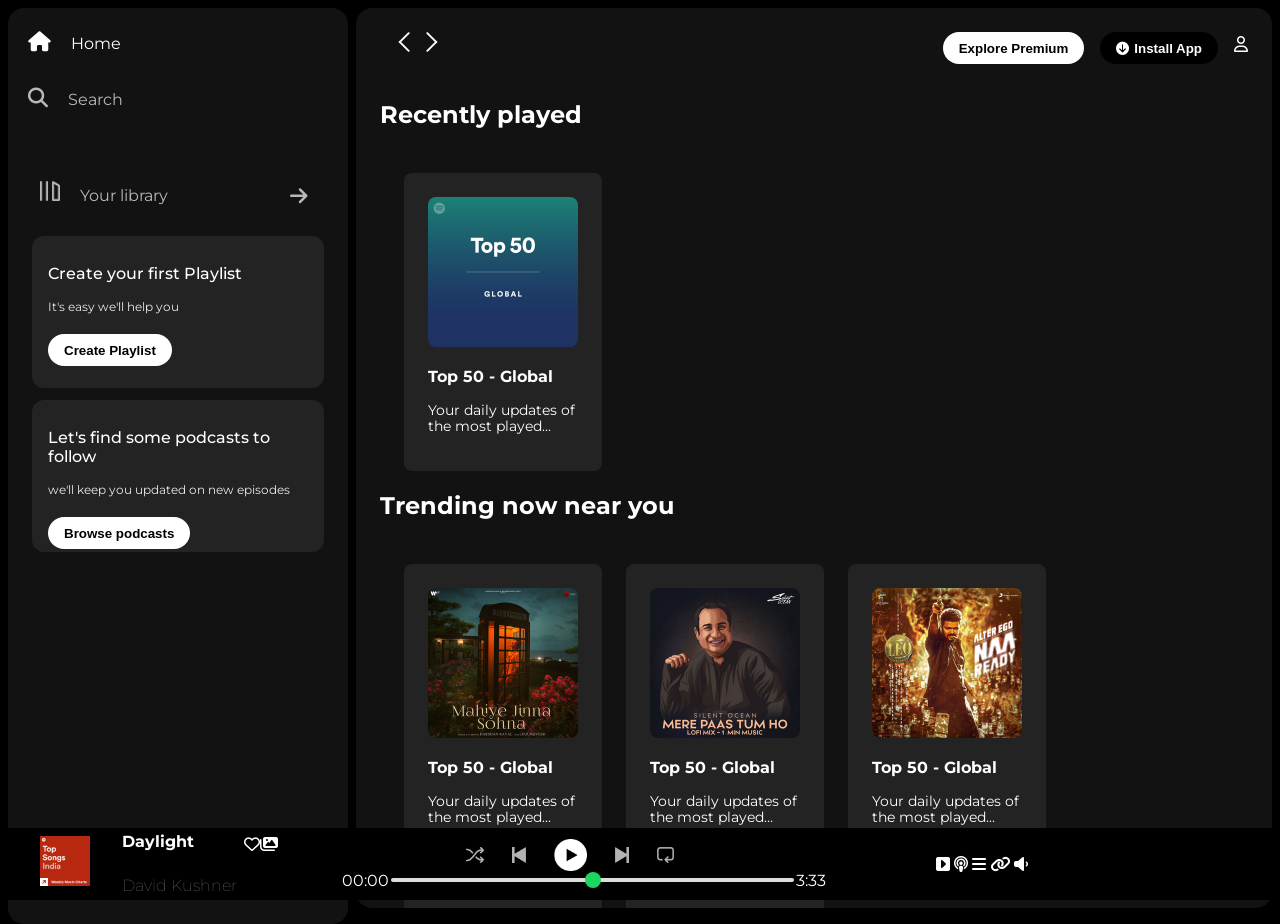
<file: spc/index.html>
<!DOCTYPE html>
<html lang="en">

<head>
    <meta charset="UTF-8">
    <meta name="viewport" content="width=device-width, initial-scale=1.0">
    <link rel="stylesheet" href="https://cdnjs.cloudflare.com/ajax/libs/font-awesome/6.4.0/css/all.min.css"
        integrity="sha512-iecdLmaskl7CVkqkXNQ/ZH/XLlvWZOJyj7Yy7tcenmpD1ypASozpmT/E0iPtmFIB46ZmdtAc9eNBvH0H/ZpiBw=="
        crossorigin="anonymous" referrerpolicy="no-referrer">
    <link rel="stylesheet" href="style.css">
    <link rel="icon" href="./assets/logo.png">
    <link rel="preconnect" href="https://fonts.googleapis.com">
    <link rel="preconnect" href="https://fonts.gstatic.com" crossorigin>
    <link href="https://fonts.googleapis.com/css2?family=Montserrat:ital,wght@0,100..900;1,100..900&display=swap"
        rel="stylesheet">
    <title>Spotify - Web player: Music for everyone</title>
</head>

<body>
    <div class="main">
        <div class="sidebar">
            <div class="nav">
                <div class="nav-option" style="opacity: 1;">
                    <i class="fa-solid fa-house"></i>
                    <a href="#">Home</a>
                </div>
                <div class="nav-option">
                    <i class="fa-solid fa-magnifying-glass"></i>
                    <a href="#">Search</a>
                </div>
                <div class="library">
                    <div class="options">
                        <div class="lib-options nav-option">
                            <img src="./assets/library_icon.png">
                            <a href="#">Your library</a>
                        </div>
                        <div class="icons">
                            <i class="fa-whiteboard fa-semibold fa-plus"></i>
                            <i class="fa-solid fa-arrow-right"></i>
                        </div>
                    </div>
                    <div class="lib-box">
                        <div class="box">
                            <p class="box-p1">Create your first Playlist</p>
                            <p class="box-p2">It's easy we'll help you</p>
                            <button class="badge">Create Playlist</button>
                        </div>
                        <div class="box">
                            <p class="box-p1">Let's find some podcasts to follow</p>
                            <p class="box-p2">we'll keep you updated on new episodes</p>
                            <button class="badge">Browse podcasts</button>
                        </div>
                    </div>
                </div>
            </div>
        </div>
        <div class="main-content">
            <div class="sticky-nav">
                <div class="sticky-nav-icons">
                    <img src="./assets/backward_icon.png">
                    <img src="./assets/forward_icon.png" class="hide">
                </div>
                <div class="sticky-nav-options">

                    <button class="badge nav-item hide">Explore Premium</button>
                    <button class="badge nav-item dark-badge"><i class="fa-solid fa-circle-arrow-down"
                            style="margin-right: 5px;"></i>Install App</button>
                    <i class="fa-regular fa-user"></i>
                </div>
            </div>

            <h2>Recently played</h2>
            <div class="cards-container">
                <div class="card">
                    <img src="./assets/card1img.jpeg" class="card-image">
                    <p class="card-title">Top 50 - Global</p>
                    <p class="card-info">Your daily updates of the most played...</p>
                </div>
            </div>


            <h2>Trending now near you</h2>
            <div class="cards-container">
                <div class="card">
                    <img src="./assets/card2img.jpeg" class="card-image">
                    <p class="card-title">Top 50 - Global</p>
                    <p class="card-info">Your daily updates of the most played...</p>
                </div>
                <div class="card">
                    <img src="./assets/card3img.jpeg" class="card-image">
                    <p class="card-title">Top 50 - Global</p>
                    <p class="card-info">Your daily updates of the most played...</p>
                </div>
                <div class="card">
                    <img src="./assets/card4img.jpeg" class="card-image">
                    <p class="card-title">Top 50 - Global</p>
                    <p class="card-info">Your daily updates of the most played...</p>
                </div>
                <div class="card">
                    <img src="./assets/card3img.jpeg" class="card-image">
                    <p class="card-title">Top 50 - Global</p>
                    <p class="card-info">Your daily updates of the most played...</p>
                </div>
                <div class="card">
                    <img src="./assets/card4img.jpeg" class="card-image">
                    <p class="card-title">Top 50 - Global</p>
                    <p class="card-info">Your daily updates of the most played...</p>
                </div>
            </div>
            <h2>Featured Charts</h2>
            <div class="cards-container">
                <div class="card">
                    <img src="./assets/card5img.jpeg" class="card-image">
                    <p class="card-title">Top Songs Global</p>
                    <p class="card-info">Your daily updates of the most played...</p>
                </div>
                <div class="card">
                    <img src="./assets/card6img.jpeg" class="card-image">
                    <p class="card-title">Top Songs India</p>
                    <p class="card-info">Your daily updates of the most played...</p>
                </div>
                <div class="card">
                    <img src="./assets/card1img.jpeg" class="card-image">
                    <p class="card-title">Top 50 - Global</p>
                    <p class="card-info">Your daily updates of the most played...</p>
                </div>
            </div>
            <div class="footer">
                <div class="line"></div>
            </div>
        </div>
        <div class="music-player">
            <div class="album">
                <!-- <div class="alb"> -->
                <img src="./assets/card6img.jpeg" class="alb-image">
                <!-- </div> -->
                <div class="sin">
                    <p class="songalbum">Daylight</p>
                    <p class="singeralbum">David Kushner</p>
                </div>
                <div class="albumicons">
                    <i class="fa-regular fa-heart"></i>
                    <i class="fa-sharp fa-solid fa-images"></i>

                </div>
            </div>
            <div class="player">
                <div class="player-control">
                    <img src="./assets/player_icon1.png" class="player-control-icon">
                    <img src="./assets/player_icon2.png" class="player-control-icon">
                    <img src="./assets/player_icon3.png" class="player-control-icon" style="opacity: 1; height: 2rem;">
                    <img src="./assets/player_icon4.png" class="player-control-icon">
                    <img src="./assets/player_icon5.png" class="player-control-icon">
                </div>
                <div class="playback-bar">
                    <span class="curr-time">00:00</span>
                    <input type="range" min="0" max="100" class="progress-bar" step="1">
                    <span class="tot-time">3:33</span>
                </div>
            </div>
            <div class="controls">
                <i class="fa-solid fa-square-caret-right"></i>
                <i class="fa-solid fa-podcast"></i>
                <i class="fa-solid fa-bars"></i>
                <i class="fa-solid fa-link"></i>
                <i class="fa-solid fa-volume-low"></i>
            </div>
        </div>
    </div>
</body>

</html>
</file>
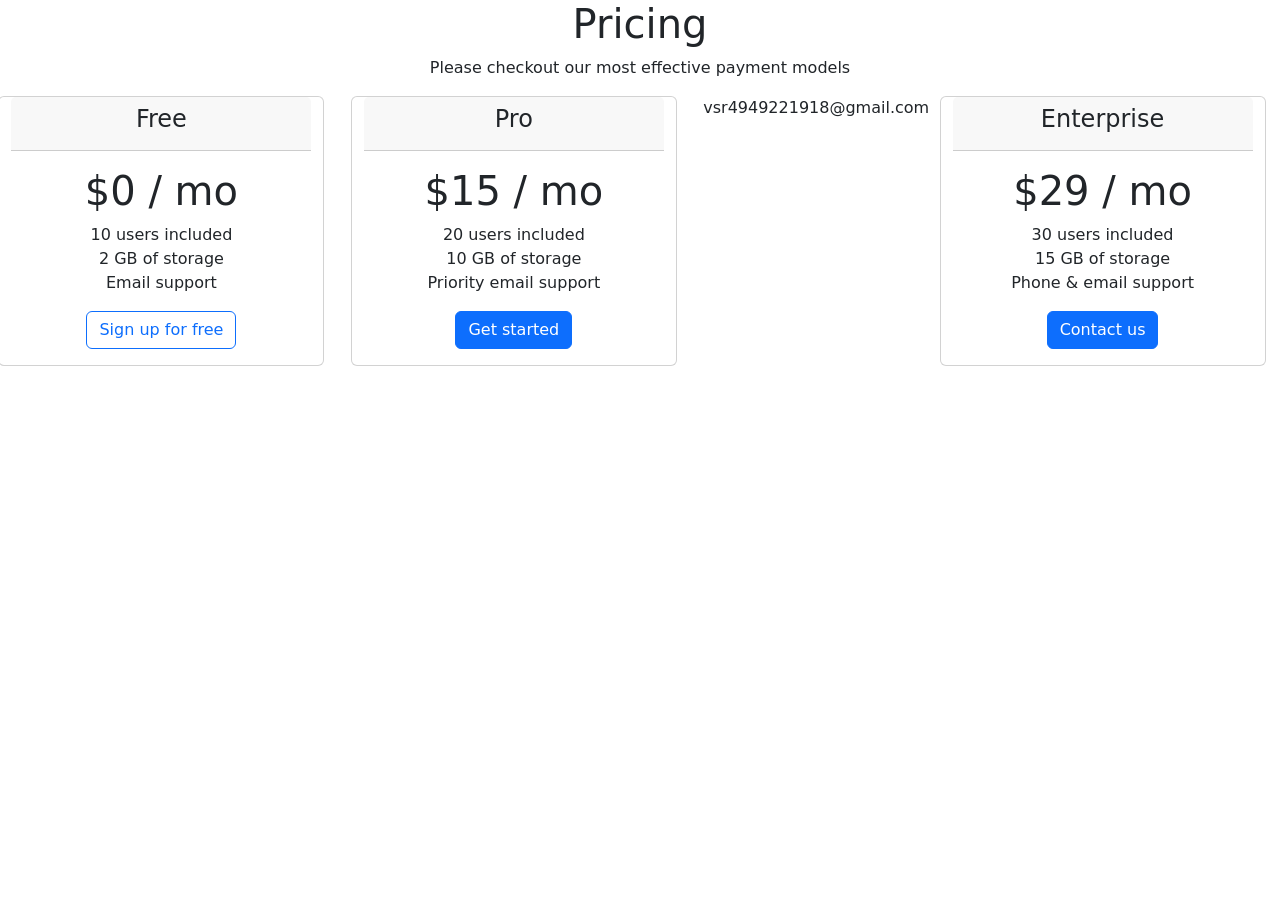
<file: apc/bs.html>
<!DOCTYPE html>
<html lang="en">

<head>
    <meta charset="UTF-8">
    <meta http-equiv="X-UA-Compatible" content="IE=edge">
    <meta name="viewport" content="width=device-width,
initial-scale=1.0">
    <link rel="stylesheet" href="https://cdn.jsdelivr.net/npm/bootstrap@5.3.0/dist/css/boo
tstrap.min.css">
    <title>Pricing Page</title>
</head>

<body>
    <h1 class="text-center">Pricing</h1>
    <p class="text-center">Please checkout our most effective
        payment models</p>
    <div class="row text-center justify-content-evenly">
        <div class="card col-sm-5 col-md-3 mb-3 me-3">
            <div class="card-header">
                <h4>Free</h4>
            </div>
            <div class="card-body">
                <h1 class="card-title">$0 / mo</h1>
                <ul class="list-unstyled">
                    <li>10 users included</li>
                    <li>2 GB of storage</li>
                    <li>Email support</li>
                </ul>
                <button href="#" class="btn btn-outline-primary">Sign up for
                    free</button>
            </div>
        </div>
        <div class="card col-sm-5 col-md-3 mb-3 me-3">
            <div class="card-header">
                <h4>Pro</h4>
            </div>
            <div class="card-body">
                <h1 class="card-title">$15 / mo</h1>
                <ul class="list-unstyled">
                    <li>20 users included</li>
                    <li>10 GB of storage</li>
                    <li>Priority email support</li>
                </ul>
                <button href="#" class="btn btn-primary">Get started</button>
            </div>
        </div>vsr4949221918@gmail.com
        <div class="card col-sm-10 col-md-3 mb-3 me-3">
            <div class="card-header">
                <h4>Enterprise</h4>
            </div>
            <div class="card-body">
                <h1 class="card-title">$29 / mo</h1>
                <ul class="list-unstyled">
                    <li>30 users included</li>
                    <li>15 GB of storage</li>
                    <li>Phone & email support</li>
                </ul>
                <button href="#" class="btn btn-primary">Contact us</button>
            </div>
        </div>
    </div>
</body>

</html>
</file>
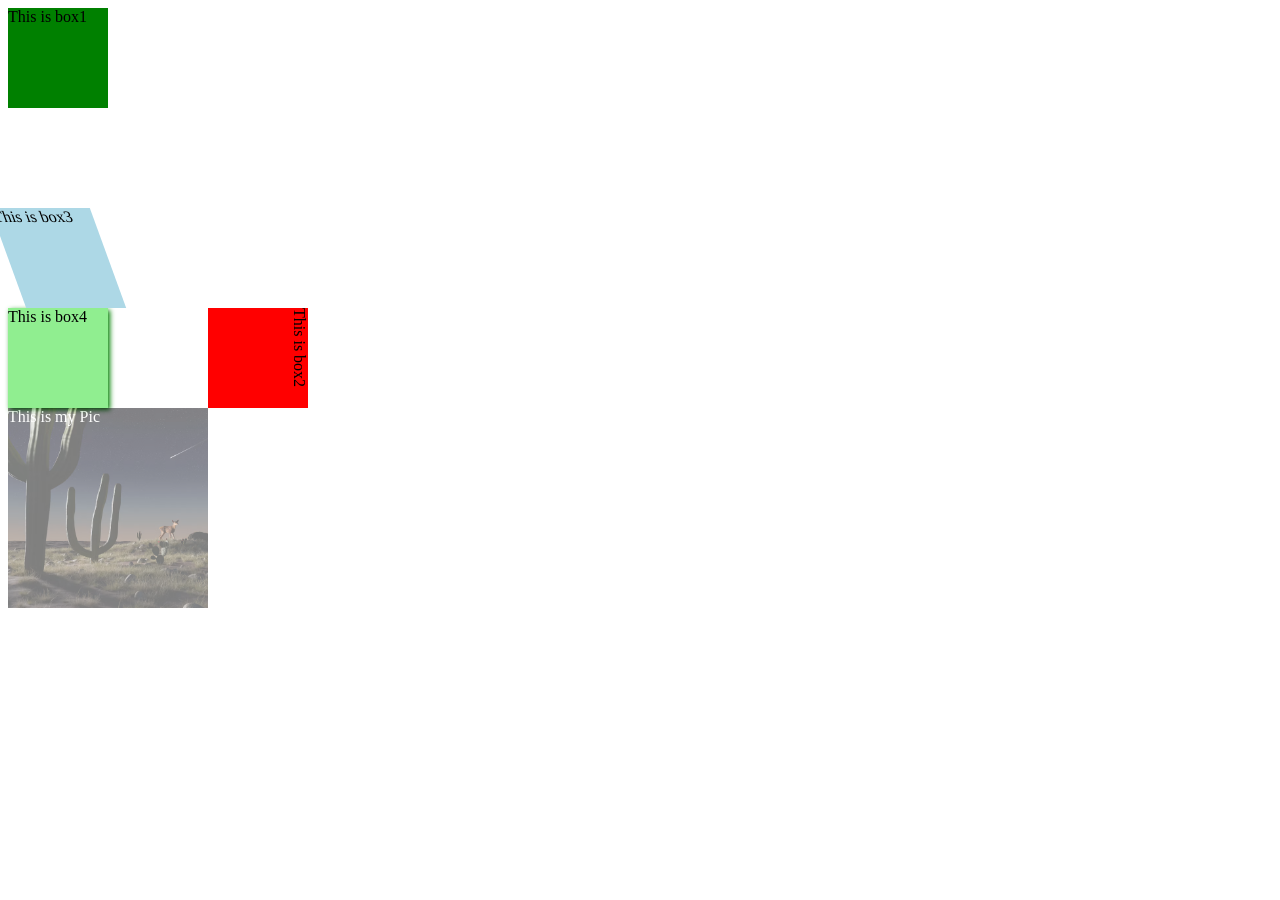
<file: apc/tr.html>
<!DOCTYPE html>
<html lang="en">
  <head>
    <meta charset="UTF-8" />
    <meta http-equiv="X-UA-Compatible" content="IE=edge" />
    <meta name="viewport" content="width=device-width, initial-scale=1.0" />
    <title>CSS Assignment</title>
    <link rel="stylesheet" href="tr.css" />
  </head>
  <body>
    <div id="box1">This is box1</div>
    <div id="box2">This is box2</div>
    <div id="box3">This is box3</div>
    <div id="box4">This is box4</div>
    <div id="myPic">This is my Pic</div>
  </body>
</html>
</file>
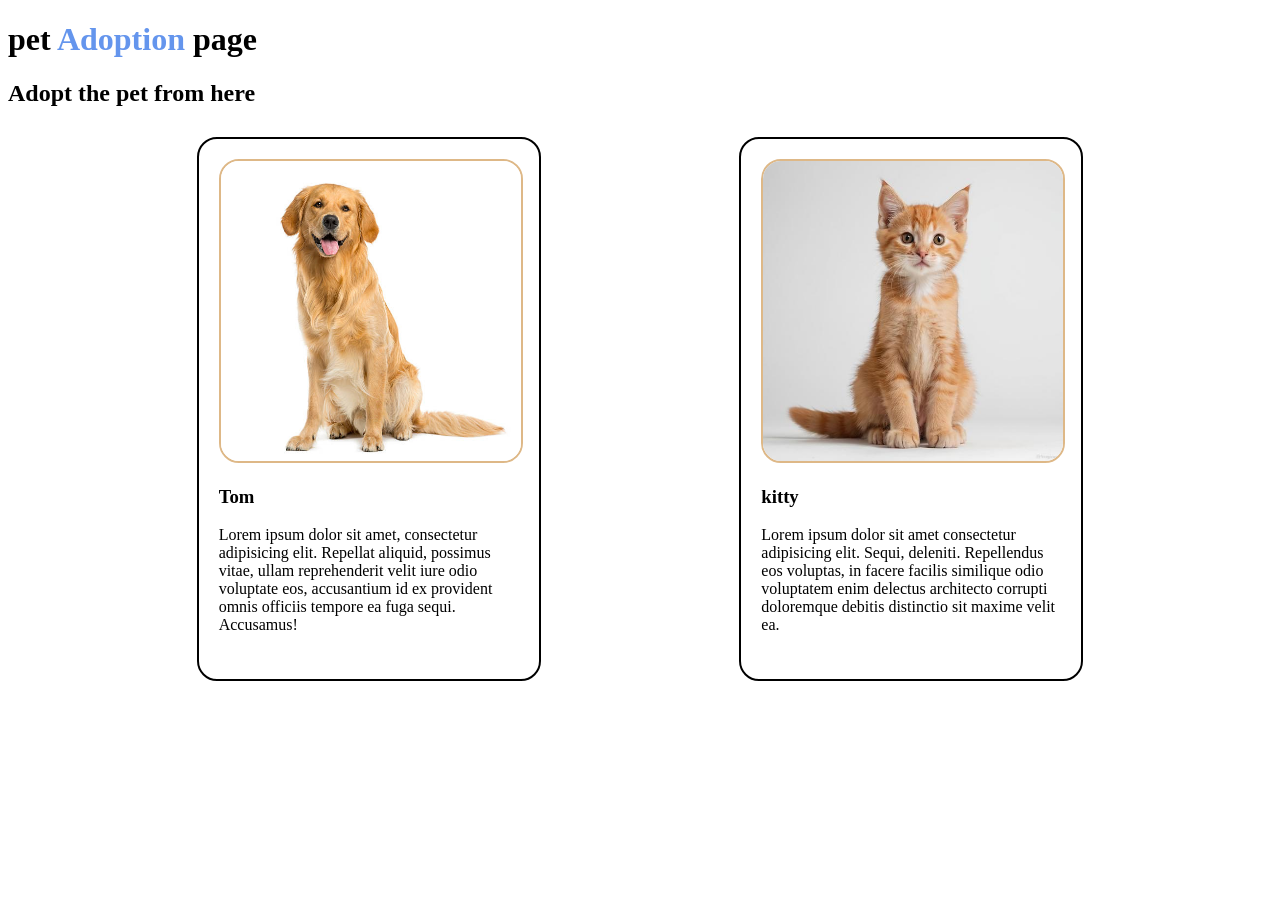
<file: apc/2nd/2.html>
<!DOCTYPE html>
<html lang="en">

<head>
    <meta charset="UTF-8">
    <meta name="viewport" content="width=device-width, initial-scale=1.0">
    <title>Document</title>
    <link rel="stylesheet" href="2.css">
</head>

<body>
    <!-- <div id="main">
        <div class="opt">logo</div>
        <div class="opt">home</div>
        <div class="opt">about</div>
        <div class="opt">contact</div>
    </div> -->
    <h1>pet <span>Adoption</span> page
    </h1>
    <h2>Adopt the pet from here</h2>
    <div id="pet">

        <div class="animal">
            <img src="tom.jpg" alt="tommy">
            <h3>Tom</h3>
            <p>Lorem ipsum dolor sit amet, consectetur adipisicing elit. Repellat aliquid, possimus vitae, ullam
                reprehenderit velit iure odio voluptate eos, accusantium id ex provident omnis officiis tempore ea fuga
                sequi. Accusamus!</p>
        </div>
        <div class="animal">
            <img src="kitty.jpg" alt="kitty">
            <h3>kitty</h3>
            <p>Lorem ipsum dolor sit amet consectetur adipisicing elit. Sequi, deleniti. Repellendus eos voluptas, in
                facere facilis similique odio voluptatem enim delectus architecto corrupti doloremque debitis distinctio
                sit maxime velit ea.</p>
        </div>
    </div>
</body>

</html>
</file>
<file: spc/style.css>
/* *{
      font-family: "Montserrat", sans-serif;
} */

body {
    margin: 0;
    font-family: "Montserrat", sans-serif;
    background-color: #000;
    color: #fff;
    overflow: hidden;
}

.main {
    display: flex;
    height: 100vh;
    padding: 0.5rem;
}

.sidebar {
    background-color: black;
    width: 340px;
    border-radius: 1rem;
    margin-right: 0.5rem;
}

.main-content {
    background-color: #121212;
    flex: 1;
    border-radius: 1rem;
    overflow: auto;
    padding: 0 1.5rem 0 1.5rem;
}

.music-player {
    background-color: black;
    position: fixed;
    bottom: 0;
    height: 72px;
    width: 100%;
}

a {
    text-decoration: none;
    color: #fff;
}

.nav {
    background-color: #121212;
    border-radius: 1rem;
    display: flex;
    flex-direction: column;
    justify-content: center;
    height: 100%;
    padding: 0.5rem 0.75rem;
}

.nav-option {
    line-height: 2.5rem;
    opacity: 0.7;
    padding: 0.5rem;
}

.nav-option:hover {
    opacity: 1;
}

.nav-option i {
    font-size: 1.25rem;
}

.nav-option a {
    font-size: 1 rem;
    margin-left: 1rem;
}

.library {
    background-color: #121212;
    border-radius: 1rem;
    height: 100%;
    margin-top: 2rem;
    padding: 0.5rem 0.75rem;
}

.options {
    display: flex;
    justify-content: space-between;
    align-items: center;
}

.lib-options img {
    height: 1.25rem;
    width: 1.25rem;
}

.icons {
    font-size: 1.25rem;
    display: flex;
    text-decoration: none;
}

.icons i{
    opacity: 0.7;
    margin-right: 1rem;
} 

.icons i:hover{
    opacity: 1;
}

.box{
    background-color: #232323;
    height: 8rem;
    border-radius: 0.75rem;
    margin: 0.75rem 0 0.75rem 0;
    padding: 0.75rem 1rem;
}

.box-p1{
    font-size: 1rem;
    font-weight: 500;
}

.box-p2{
    font-size: 0.75rem;
    opacity: 0.9;
}

.badge{
    background-color: #fff;
    border: none;
    border-radius: 100px;
    padding: 0.25rem 1rem;
    font-weight: 700;
    margin-top: 0.5rem;
    height: 2rem;
    width: fit-content;
}

.dark-badge{
    background-color: #000;
    color: #fff;

}

.sticky-nav{
    position: sticky;
    top: 0;
    display: flex;
    background-color: #121212;
    justify-content: space-between;
    align-items: center;
    padding: 1rem 0 1rem 0;
}

.sticky-nav-icons{
    margin-left: 0.75rem;
}

.sticky-nav-options{
    display: flex;
    justify-content: center;
    align-items: center;
}

.nav-item{
    margin-right: 1rem;
}

@media (max-width: 1000px)  {
    .hide{
        display: none;
    }
}

.card{
    background-color: #232323;
    width: 150px;
    border-radius: 0.5rem;
    padding: 1.5rem;
    margin-left: 1.5rem;
    margin-top: 1.5rem;
}

.cards-container{
    display: flex;
    flex-wrap: wrap;
}

.card-image{
    width: 100%;
    border-radius: 0.5rem;
}

.card-title{
    font-weight: 700;
}

.card-info{
    font-size: 0.85rem;
    opacity: o.7;
}

.footer{
    height: 300px;
    display: flex;
    align-items: center;
    justify-content: center;
    bottom: 0;
}

.line{
    width: 90%;
    height: 30%;
    border-top: 1px solid white;
    opacity: 0.4;
}

.music-player{
    display: flex;
    justify-content: space-between;
    align-items: center;
}

.album{
    width: 25%;
}

.player{
    width: 50%;
}

.controls{
    width: 25%;
}

.player-control{
    display: flex;
    justify-content: center;
    align-items: center;
}

.player-control-icon{
    height: 1rem;
    margin-right: 1.75rem;
    opacity: 0.7;
}

.player-control-icon:hover{
    opacity: 1;
}

.playback-bar{
    display: flex;
    justify-content: center;
    align-items: center;
}

.progress-bar{
    width: 70%;
    appearance: none;
    background-color: transparent;
    cursor: pointer;
}

.progress-bar::-webkit-slider-runnable-track{
    background-color: #ddd;
    border-radius: 100px;
    height: 0.2rem;
}

.progress-bar::-webkit-slider-thumb{
    appearance: none;
    height: 1rem;
    width: 1rem;
    background-color: #1bd760;
    border-radius: 50%;
    margin-top: -6px;
}

.progress-bar::-webkit-slider-runnable-track:active{
    background-color: #1bd760;
} 

.album{
    display: flex;
    /* bottom: 0; */
    line-height: 0.75rem;
    
}

.alb-image{
    height: 50px;
    width: 50px;
    margin: 2rem;
}

.album p{
    /* font-size: 0.75rem ; */
    margin: 2rem 0 2rem 0;
}

.songalbum{
    font-weight: 700;
}

.singeralbum{
    font-weight: 100;
    color: gray;
}

.albumicons{
    color: #fff;
    height: 16px;
    width: 16px;
    padding: 1rem;
    margin: 1rem 0.2rem 1rem 0;
    display: flex;
    justify-content: center;
    align-items: center;
}

.albumicons:hover{
    color: #232323;
}

.controls{
    margin: 2rem ;
    justify-content: space-between;
    padding: 2rem;
}
</file>
<file: apc/tr.css>
/* Qs1. Add a 2s transition on box1 for width changes.
       It should have 'ease-in' speed curve & 0.5s delay  */

#box1 {
    width: 100px;
    height: 100px;
    background: green;
    transition: width 2s ease-in 0.5s;
}

#box1:hover {
    width: 600px;
}

/* Qs2. Using transform, move box2 200px to the right  & 
        200px down. Also rotate it 90deg.*/

#box2 {
    width: 100px;
    height: 100px;
    background: red;
    transform: translate(200px, 200px) rotate(90deg);

}

/* Qs3. Using transform, skew box3 20deg along the x axis.*/

#box3 {
    width: 100px;
    height: 100px;
    background: lightblue;
    transform: skew(20deg, 0);
}

/* Qs4. Set a 2px horizontal & 2px vertical, green shadow 
        for box4, with a 5px blur radius.*/

#box4 {
    width: 100px;
    height: 100px;
    background: lightgreen;
    box-shadow: 2px 2px 5px green;
}

/* Qs5. Set Your picture or any picture as the background of the div
        "myPic". Also, set transparency of this div to 50%. */

#myPic {
    color: white;
    width: 200px;
    height: 200px;
    background: pink;
    background-image: url("wolf\ copy.jpg");
    background-size: cover;
    opacity: 50%;
}
</file>
<file: apc/2nd/2.css>
/* #main{
    border: 2px solid burlywood;
    height: 50px;
    width: 900px;
    display: flex;
    background-color: coral;
    justify-content: flex-start;
    align-content: center;
}

.opt{
    display: flex;
    height: 50px;
    width: 80px;
    font-size: 24px;
} */
 #pet{
    justify-content: space-evenly;
    display: flex;
 }

.animal {
    height: 500px;
    width: 300px;
    border: 2px solid black;
    /* display: inline-block; */
    border-radius: 20px;
    padding: 20px;
    margin: 10px;
    /* margin-top: 150px; */
}

img {
    height: 300px;
    width: 100%;
    border: 2px solid burlywood;
    border-radius: 20px;
}
 span{
    color: cornflowerblue;
 }
</file>
